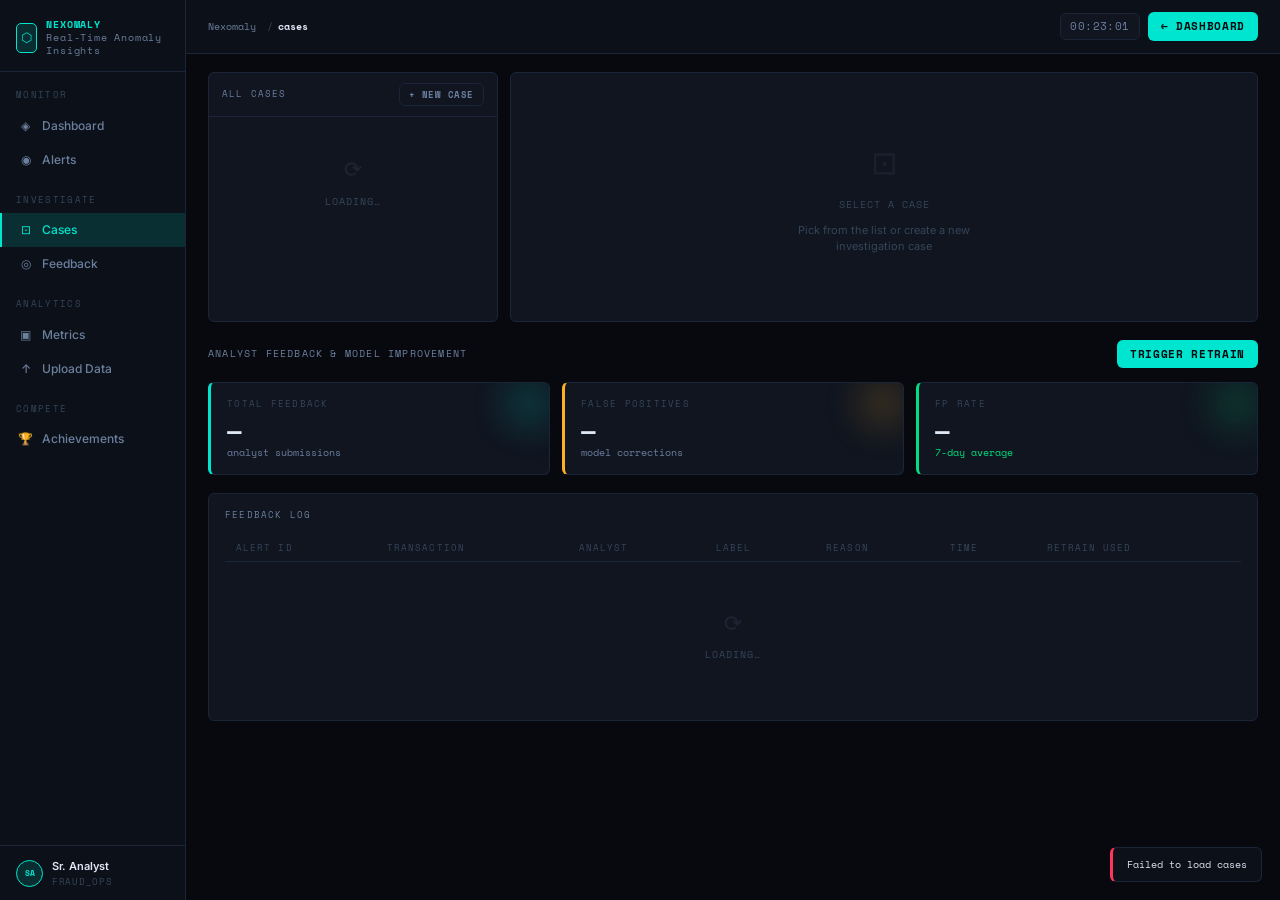
<file: frontend/pages/cases.html>
<!DOCTYPE html><html lang="en"><head><meta charset="UTF-8"><meta name="viewport" content="width=device-width,initial-scale=1.0">
<title>Nexomaly — Cases</title><link rel="stylesheet" href="../css/main.css"></head><body>
<div class="layout">
<aside class="sidebar">
  <div class="sb-logo"><div class="sb-logo-row"><div class="sb-icon">⬡</div><div class="sb-text">Nexomaly<br><span class="desc">Real-time anomaly insights</span></div></div></div>
  <div class="sb-sec">Monitor</div>
  <a class="nav" href="dashboard.html"><span class="nav-ic">◈</span>Dashboard</a>
  <a class="nav" href="investigation.html"><span class="nav-ic">◉</span>Alerts<span class="nav-badge nb-y" id="sb-badge-alerts" style="display:none">0</span></a>
  <div class="sb-sec">Investigate</div>
  <a class="nav active" href="cases.html"><span class="nav-ic">⊡</span>Cases</a>
  <a class="nav" href="cases.html#feedback"><span class="nav-ic">◎</span>Feedback</a>
  <div class="sb-sec">Analytics</div>
  <a class="nav" href="metrics.html"><span class="nav-ic">▣</span>Metrics</a>
  <a class="nav" href="metrics.html"><span class="nav-ic">↑</span>Upload Data</a>
  <div class="sb-sec">Compete</div>
  <a class="nav" href="gamification.html"><span class="nav-ic">🏆</span>Achievements</a>
  <div class="sb-bottom"><div class="user-av">SA</div><div><div class="user-name">Sr. Analyst</div><div class="user-role">FRAUD_OPS</div></div></div>
</aside>
<div class="main">
  <div class="topbar">
    <div class="breadcrumb">Nexomaly <span class="sep">/</span><span class="cur">cases</span></div>
    <div class="tb-actions"><div class="clock" id="clock">00:00:00</div><a class="btn btn-primary" href="dashboard.html">← Dashboard</a></div>
  </div>
  <div class="page">
    <div class="cases-layout">
      <div class="case-list-panel">
        <div class="case-toolbar"><span class="panel-title">ALL CASES</span><button class="btn btn-ghost btn-sm" id="btn-new-case">+ New Case</button></div>
        <div id="cases-list"><div class="loading"><div class="spin">⟳</div><div class="loading-txt">LOADING…</div></div></div>
      </div>
      <div class="case-detail-panel" id="case-detail">
        <div class="empty"><div class="empty-icon">⊡</div><div class="empty-title">Select a Case</div><div class="empty-sub">Pick from the list or create a new investigation case</div></div>
      </div>
    </div>
    <div id="feedback">
      <div style="display:flex;align-items:center;justify-content:space-between;margin-bottom:14px">
        <span style="font-family:var(--mono);font-size:10px;letter-spacing:.12em;color:var(--txt2);text-transform:uppercase">Analyst Feedback & Model Improvement</span>
        <button class="btn btn-primary" id="btn-retrain">Trigger Retrain</button>
      </div>
      <div class="fb-stats-grid">
        <div class="stat-card sc-cyan"><div class="stat-label">Total Feedback</div><div class="stat-val" id="fb-total">—</div><div class="stat-sub">analyst submissions</div></div>
        <div class="stat-card sc-yellow"><div class="stat-label">False Positives</div><div class="stat-val" id="fb-fp">—</div><div class="stat-sub">model corrections</div></div>
        <div class="stat-card sc-green"><div class="stat-label">FP Rate</div><div class="stat-val" id="fb-rate">—</div><div class="stat-sub ok">7-day average</div></div>
      </div>
      <div class="panel">
        <div class="panel-hd"><span class="panel-title">Feedback Log</span><span class="panel-tag" id="fb-pending" style="color:var(--yellow)"></span></div>
        <div class="tbl-wrap feedback-table-wrap"><table class="tbl">
        <thead><tr><th>Alert ID</th><th>Transaction</th><th>Analyst</th><th>Label</th><th>Reason</th><th>Time</th><th>Retrain Used</th></tr></thead>
        <tbody id="fb-tbody"><tr><td colspan="7"><div class="loading"><div class="spin">⟳</div><div class="loading-txt">LOADING…</div></div></td></tr></tbody>
        </table></div>
      </div>
    </div>
  </div>
</div></div>
<script src="../js/api.js"></script><script src="../js/cases.js"></script>
<script src="../js/gamification.js"></script>
</body></html>
</file>
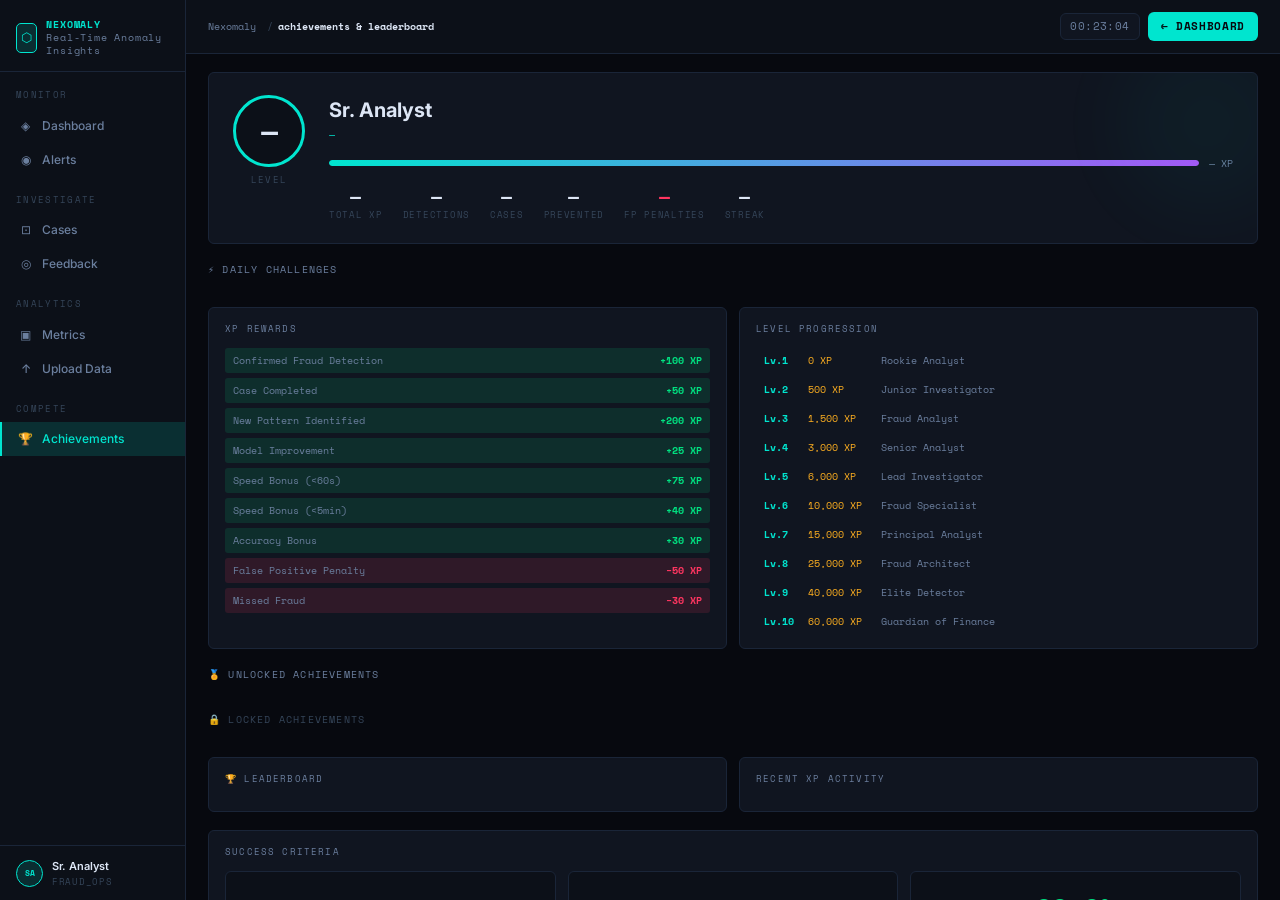
<file: frontend/pages/gamification.html>
<!DOCTYPE html><html lang="en"><head>
<meta charset="UTF-8"><meta name="viewport" content="width=device-width,initial-scale=1.0">
<title>Nexomaly — Gamification</title>
<link rel="stylesheet" href="../css/main.css">
<link rel="stylesheet" href="../css/gamification.css">
</head><body>
<div class="layout">
<aside class="sidebar">
  <div class="sb-logo"><div class="sb-logo-row"><div class="sb-icon">⬡</div><div class="sb-text">Nexomaly<br><span class="desc">Real-time anomaly insights</span></div></div></div>
  <div class="sb-sec">Monitor</div>
  <a class="nav" href="dashboard.html"><span class="nav-ic">◈</span>Dashboard</a>
  <a class="nav" href="investigation.html"><span class="nav-ic">◉</span>Alerts<span class="nav-badge nb-y" id="sb-badge-alerts" style="display:none">0</span></a>
  <div class="sb-sec">Investigate</div>
  <a class="nav" href="cases.html"><span class="nav-ic">⊡</span>Cases</a>
  <a class="nav" href="cases.html"><span class="nav-ic">◎</span>Feedback</a>
  <div class="sb-sec">Analytics</div>
  <a class="nav" href="metrics.html"><span class="nav-ic">▣</span>Metrics</a>
  <a class="nav" href="metrics.html"><span class="nav-ic">↑</span>Upload Data</a>
  <div class="sb-sec">Compete</div>
  <a class="nav active" href="gamification.html"><span class="nav-ic">🏆</span>Achievements</a>
  <div class="sb-bottom"><div class="user-av">SA</div><div><div class="user-name">Sr. Analyst</div><div class="user-role">FRAUD_OPS</div></div></div>
</aside>
<div class="main">
  <div class="topbar">
    <div class="breadcrumb">Nexomaly <span class="sep">/</span><span class="cur">achievements & leaderboard</span></div>
    <div class="tb-actions">
      <div class="clock" id="clock">00:00:00</div>
      <a class="btn btn-primary" href="dashboard.html">← Dashboard</a>
    </div>
  </div>
  <div class="page">

    <!-- Profile Hero -->
    <div class="g-hero">
      <div class="g-avatar-wrap">
        <div class="g-avatar" id="level-ring">
          <span id="g-level">—</span>
        </div>
        <div class="g-avatar-label">LEVEL</div>
      </div>
      <div class="g-hero-info">
        <div class="g-analyst-name" id="g-name">Sr. Analyst</div>
        <div class="g-analyst-title" id="g-title">—</div>
        <div class="g-xp-bar-wrap">
          <div class="g-xp-bar-track">
            <div class="g-xp-bar-fill" id="xp-bar"></div>
          </div>
          <span class="g-xp-label" id="next-xp">— XP</span>
        </div>
        <div class="g-stats-row">
          <div class="g-stat"><div class="g-stat-val" id="g-xp">—</div><div class="g-stat-label">Total XP</div></div>
          <div class="g-stat"><div class="g-stat-val" id="g-detections">—</div><div class="g-stat-label">Detections</div></div>
          <div class="g-stat"><div class="g-stat-val" id="g-cases">—</div><div class="g-stat-label">Cases</div></div>
          <div class="g-stat"><div class="g-stat-val" id="g-prevented">—</div><div class="g-stat-label">Prevented</div></div>
          <div class="g-stat"><div class="g-stat-val" id="g-fp" style="color:var(--red)">—</div><div class="g-stat-label">FP Penalties</div></div>
          <div class="g-stat"><div class="g-stat-val" id="g-streak">—</div><div class="g-stat-label">Streak</div></div>
        </div>
      </div>
    </div>

    <!-- Daily Challenges -->
    <div style="font-family:var(--mono);font-size:10px;letter-spacing:.12em;color:var(--txt2);text-transform:uppercase;margin-bottom:12px">⚡ Daily Challenges</div>
    <div id="challenges-list" class="challenges-grid"></div>

    <!-- XP System Reference -->
    <div style="display:grid;grid-template-columns:1fr 1fr;gap:12px;margin-bottom:18px">
      <div class="panel">
        <div class="panel-hd"><span class="panel-title">XP Rewards</span></div>
        <div class="xp-table">
          <div class="xp-row pos"><span>Confirmed Fraud Detection</span><span>+100 XP</span></div>
          <div class="xp-row pos"><span>Case Completed</span><span>+50 XP</span></div>
          <div class="xp-row pos"><span>New Pattern Identified</span><span>+200 XP</span></div>
          <div class="xp-row pos"><span>Model Improvement</span><span>+25 XP</span></div>
          <div class="xp-row pos"><span>Speed Bonus (&lt;60s)</span><span>+75 XP</span></div>
          <div class="xp-row pos"><span>Speed Bonus (&lt;5min)</span><span>+40 XP</span></div>
          <div class="xp-row pos"><span>Accuracy Bonus</span><span>+30 XP</span></div>
          <div class="xp-row neg"><span>False Positive Penalty</span><span>−50 XP</span></div>
          <div class="xp-row neg"><span>Missed Fraud</span><span>−30 XP</span></div>
        </div>
      </div>
      <div class="panel">
        <div class="panel-hd"><span class="panel-title">Level Progression</span></div>
        <div class="level-table">
          ${[
            [1,'0','Rookie Analyst'],
            [2,'500','Junior Investigator'],
            [3,'1,500','Fraud Analyst'],
            [4,'3,000','Senior Analyst'],
            [5,'6,000','Lead Investigator'],
            [6,'10,000','Fraud Specialist'],
            [7,'15,000','Principal Analyst'],
            [8,'25,000','Fraud Architect'],
            [9,'40,000','Elite Detector'],
            [10,'60,000','Guardian of Finance'],
          ].map(([lvl,xp,title]) =>
            `<div class="level-row"><span class="lv-num">Lv.${lvl}</span><span class="lv-xp">${xp} XP</span><span class="lv-title">${title}</span></div>`
          ).join('')}
        </div>
      </div>
    </div>

    <!-- Badges: Unlocked -->
    <div style="font-family:var(--mono);font-size:10px;letter-spacing:.12em;color:var(--txt2);text-transform:uppercase;margin-bottom:12px">🏅 Unlocked Achievements</div>
    <div id="badges-unlocked" class="badges-grid" style="margin-bottom:18px"></div>

    <!-- Badges: Locked -->
    <div style="font-family:var(--mono);font-size:10px;letter-spacing:.12em;color:var(--txt3);text-transform:uppercase;margin-bottom:12px">🔒 Locked Achievements</div>
    <div id="badges-locked" class="badges-grid" style="margin-bottom:18px"></div>

    <!-- Leaderboard + XP Log -->
    <div style="display:grid;grid-template-columns:1fr 1fr;gap:12px;margin-bottom:18px">
      <div class="panel">
        <div class="panel-hd"><span class="panel-title">🏆 Leaderboard</span></div>
        <div id="leaderboard-list"></div>
      </div>
      <div class="panel">
        <div class="panel-hd"><span class="panel-title">Recent XP Activity</span></div>
        <div id="xp-log"></div>
      </div>
    </div>

    <!-- Success Criteria -->
    <div class="panel" style="margin-bottom:18px">
      <div class="panel-hd"><span class="panel-title">Success Criteria</span></div>
      <div style="display:grid;grid-template-columns:repeat(3,1fr);gap:12px;margin-top:8px">
        <div class="criteria-card" id="crit-dr">
          <!-- <div class="crit-icon">🎯</div> -->
          <div class="crit-val" id="crit-dr-val">—</div>
          <div class="crit-label">Detection Rate</div>
          <div class="crit-target">Target: &gt;85%</div>
        </div>
        <div class="criteria-card" id="crit-fp">
          <!-- <div class="crit-icon">⚠️</div> -->
          <div class="crit-val" id="crit-fp-val">—</div>
          <div class="crit-label">False Positive Rate</div>
          <div class="crit-target">Target: &lt;5%</div>
        </div>
        <div class="criteria-card" id="crit-up">
          <!-- <div class="crit-icon">✅</div> -->
          <div class="crit-val" style="color:var(--green)">99.9%</div>
          <div class="crit-label">System Uptime</div>
          <div class="crit-target">Target: &gt;99.5%</div>
        </div>
      </div>
    </div>

  </div>
</div></div>
<script src="../js/api.js"></script>
<script>
// Inline level table (HTML template literals don't work in external files for static HTML)
document.querySelector('.level-table').innerHTML = [
  [1,'0','Rookie Analyst'],[2,'500','Junior Investigator'],[3,'1,500','Fraud Analyst'],
  [4,'3,000','Senior Analyst'],[5,'6,000','Lead Investigator'],[6,'10,000','Fraud Specialist'],
  [7,'15,000','Principal Analyst'],[8,'25,000','Fraud Architect'],[9,'40,000','Elite Detector'],
  [10,'60,000','Guardian of Finance'],
].map(([lvl,xp,title]) =>
  `<div class="level-row"><span class="lv-num">Lv.${lvl}</span><span class="lv-xp">${xp} XP</span><span class="lv-title">${title}</span></div>`
).join('');
</script>
<script src="../js/gamification.js"></script>
</body></html>
</file>
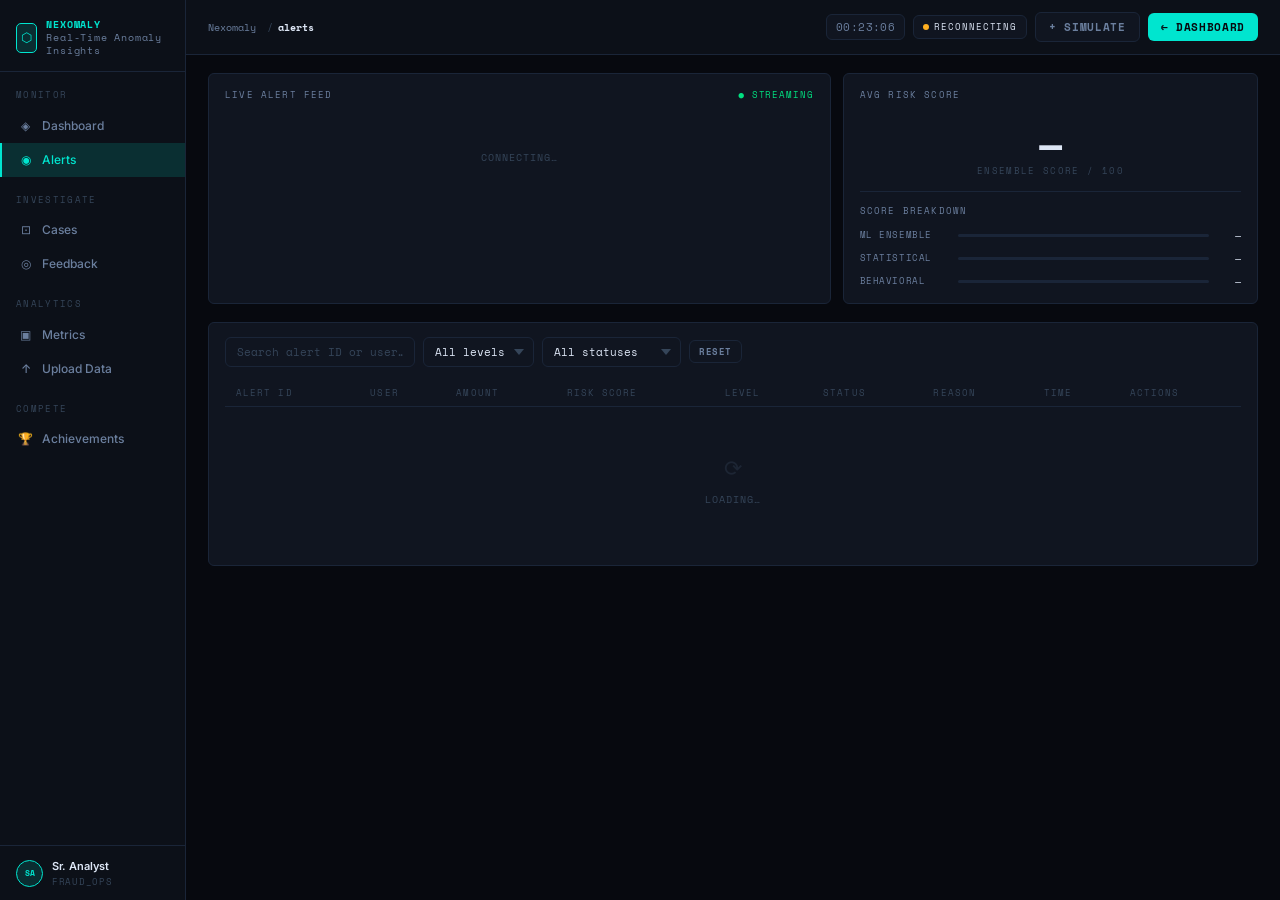
<file: frontend/pages/investigation.html>
<!DOCTYPE html><html lang="en"><head><meta charset="UTF-8"><meta name="viewport" content="width=device-width,initial-scale=1.0">
<title>Nexomaly — Alerts</title><link rel="stylesheet" href="../css/main.css"></head><body>
<div class="layout">
<aside class="sidebar">
  <div class="sb-logo"><div class="sb-logo-row"><div class="sb-icon">⬡</div><div class="sb-text">Nexomaly<br><span class="desc">Real-time anomaly insights</span></div></div></div>
  <div class="sb-sec">Monitor</div>
  <a class="nav" href="dashboard.html"><span class="nav-ic">◈</span>Dashboard</a>
  <a class="nav active" href="investigation.html"><span class="nav-ic">◉</span>Alerts<span class="nav-badge nb-y" id="sb-badge-alerts" style="display:none">0</span></a>
  <div class="sb-sec">Investigate</div>
  <a class="nav" href="cases.html"><span class="nav-ic">⊡</span>Cases</a>
  <a class="nav" href="cases.html#feedback"><span class="nav-ic">◎</span>Feedback</a>
  <div class="sb-sec">Analytics</div>
  <a class="nav" href="metrics.html"><span class="nav-ic">▣</span>Metrics</a>
  <a class="nav" href="metrics.html"><span class="nav-ic">↑</span>Upload Data</a>
  <div class="sb-sec">Compete</div>
  <a class="nav" href="gamification.html"><span class="nav-ic">🏆</span>Achievements</a>
  <div class="sb-bottom"><div class="user-av">SA</div><div><div class="user-name">Sr. Analyst</div><div class="user-role">FRAUD_OPS</div></div></div>
</aside>
<div class="main">
  <div class="topbar">
    <div class="breadcrumb">Nexomaly <span class="sep">/</span><span class="cur">alerts</span></div>
    <div class="tb-actions">
      <div class="clock" id="clock">00:00:00</div>
      <div class="live-pill"><div class="live-dot" id="live-dot"></div><span id="live-txt">STREAMING</span></div>
      <button class="btn btn-ghost" id="btn-sim">+ Simulate</button>
      <a class="btn btn-primary" href="dashboard.html">← Dashboard</a>
    </div>
  </div>
  <div class="page">
    <div class="bot-grid" style="margin-bottom:18px">
      <div class="panel"><div class="panel-hd"><span class="panel-title">Live Alert Feed</span><span class="panel-tag stream">STREAMING</span></div><div class="feed-scroll" id="live-feed"><div class="loading"><div class="loading-txt">CONNECTING…</div></div></div></div>
      <div class="panel">
        <div class="panel-hd"><span class="panel-title">Avg Risk Score</span></div>
        <div class="gauge-wrap">
          <div id="gauge-arc"></div>
          <div class="gauge-val" id="avg-score">—</div>
          <div class="gauge-sub">ENSEMBLE SCORE / 100</div>
        </div>
        <div style="border-top:1px solid var(--border);padding-top:12px">
          <div class="panel-title" style="margin-bottom:10px">SCORE BREAKDOWN</div>
          <div class="score-rows">
            <div class="score-row"><span class="score-name">ML Ensemble</span><div class="bar-track"><div class="bar-fill" id="bar-ml"></div></div><span class="score-num" id="bar-ml-v">—</span></div>
            <div class="score-row"><span class="score-name">Statistical</span><div class="bar-track"><div class="bar-fill" id="bar-stat"></div></div><span class="score-num" id="bar-stat-v">—</span></div>
            <div class="score-row"><span class="score-name">Behavioral</span><div class="bar-track"><div class="bar-fill" id="bar-beh"></div></div><span class="score-num" id="bar-beh-v">—</span></div>
          </div>
        </div>
      </div>
    </div>
    <div class="panel">
      <div class="filter-bar">
        <input class="f-input" id="f-search" placeholder="Search alert ID or user…">
        <select class="f-select" id="f-level"><option value="">All levels</option><option value="high">High</option><option value="medium">Medium</option><option value="low">Low</option></select>
        <select class="f-select" id="f-status"><option value="">All statuses</option><option value="new">New</option><option value="reviewing">Reviewing</option><option value="resolved">Resolved</option><option value="false_positive">False Positive</option></select>
        <button class="btn btn-ghost btn-sm" id="btn-reset">Reset</button>
        <span class="f-count" id="f-count"></span>
      </div>
      <div class="tbl-wrap" style="max-height:520px;overflow-y:auto;"><table class="tbl">
      <thead><tr><th>Alert ID</th><th>User</th><th>Amount</th><th>Risk Score</th><th>Level</th><th>Status</th><th>Reason</th><th>Time</th><th>Actions</th></tr></thead>
      <tbody id="alerts-tbody"><tr><td colspan="9"><div class="loading"><div class="spin">⟳</div><div class="loading-txt">LOADING…</div></div></td></tr></tbody>
      </table></div>
    </div>
  </div>
</div></div>
<script src="../js/api.js"></script><script src="../js/charts.js"></script><script src="../js/alerts.js"></script>
<script src="../js/gamification.js"></script>
</body></html>
</file>
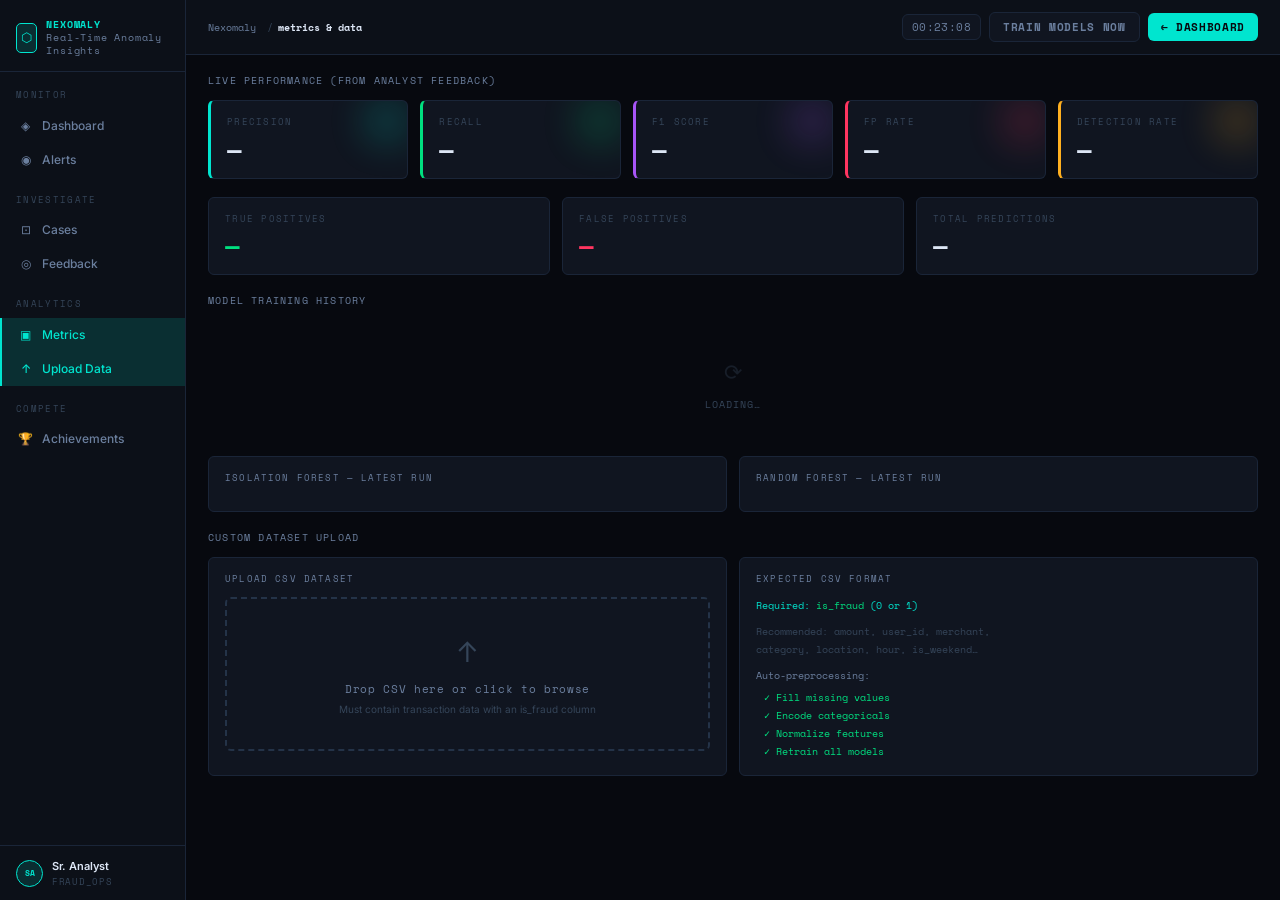
<file: frontend/pages/metrics.html>
<!DOCTYPE html><html lang="en"><head><meta charset="UTF-8"><meta name="viewport" content="width=device-width,initial-scale=1.0">
<title>Nexomaly — Metrics</title><link rel="stylesheet" href="../css/main.css"></head><body>
<div class="layout">
<aside class="sidebar">
  <div class="sb-logo"><div class="sb-logo-row"><div class="sb-icon">⬡</div><div class="sb-text">Nexomaly<br><span class="desc">Real-time anomaly insights</span></div></div></div>
  <div class="sb-sec">Monitor</div>
  <a class="nav" href="dashboard.html"><span class="nav-ic">◈</span>Dashboard</a>
  <a class="nav" href="investigation.html"><span class="nav-ic">◉</span>Alerts<span class="nav-badge nb-y" id="sb-badge-alerts" style="display:none">0</span></a>
  <div class="sb-sec">Investigate</div>
  <a class="nav" href="cases.html"><span class="nav-ic">⊡</span>Cases</a>
  <a class="nav" href="cases.html#feedback"><span class="nav-ic">◎</span>Feedback</a>
  <div class="sb-sec">Analytics</div>
  <a class="nav active" href="metrics.html"><span class="nav-ic">▣</span>Metrics</a>
  <a class="nav active" href="metrics.html"><span class="nav-ic">↑</span>Upload Data</a>
  <div class="sb-sec">Compete</div>
  <a class="nav" href="gamification.html"><span class="nav-ic">🏆</span>Achievements</a>
  <div class="sb-bottom"><div class="user-av">SA</div><div><div class="user-name">Sr. Analyst</div><div class="user-role">FRAUD_OPS</div></div></div>
</aside>
<div class="main">
  <div class="topbar">
    <div class="breadcrumb">Nexomaly <span class="sep">/</span><span class="cur">metrics & data</span></div>
    <div class="tb-actions">
      <div class="clock" id="clock">00:00:00</div>
      <button class="btn btn-ghost" id="btn-train">Train Models Now</button>
      <a class="btn btn-primary" href="dashboard.html">← Dashboard</a>
    </div>
  </div>
  <div class="page">
    <div style="font-family:var(--mono);font-size:10px;letter-spacing:.12em;color:var(--txt2);text-transform:uppercase;margin-bottom:12px">Live Performance (from analyst feedback)</div>
    <div class="stats-grid" style="grid-template-columns:repeat(5,1fr);margin-bottom:18px">
      <div class="stat-card sc-cyan"><div class="stat-label">Precision</div><div class="stat-val" id="m-prec">—</div></div>
      <div class="stat-card sc-green"><div class="stat-label">Recall</div><div class="stat-val" id="m-rec">—</div></div>
      <div class="stat-card sc-purple"><div class="stat-label">F1 Score</div><div class="stat-val" id="m-f1">—</div></div>
      <div class="stat-card sc-red"><div class="stat-label">FP Rate</div><div class="stat-val" id="m-fpr">—</div></div>
      <div class="stat-card sc-yellow"><div class="stat-label">Detection Rate</div><div class="stat-val" id="m-dr">—</div></div>
    </div>
    <div style="display:grid;grid-template-columns:repeat(3,1fr);gap:12px;margin-bottom:18px">
      <div class="panel"><div class="stat-label">True Positives</div><div class="stat-val" id="m-tp" style="color:var(--green)">—</div></div>
      <div class="panel"><div class="stat-label">False Positives</div><div class="stat-val" id="m-fp" style="color:var(--red)">—</div></div>
      <div class="panel"><div class="stat-label">Total Predictions</div><div class="stat-val" id="m-total">—</div></div>
    </div>
    <div style="font-family:var(--mono);font-size:10px;letter-spacing:.12em;color:var(--txt2);text-transform:uppercase;margin-bottom:12px">Model Training History</div>
    <div id="model-cards"><div class="loading"><div class="spin">⟳</div><div class="loading-txt">LOADING…</div></div></div>
    <div class="metrics-grid" style="margin-top:8px">
      <div class="panel"><div class="panel-hd"><span class="panel-title">Isolation Forest — Latest Run</span></div><div id="perf-bars-if"></div></div>
      <div class="panel"><div class="panel-hd"><span class="panel-title">Random Forest — Latest Run</span></div><div id="perf-bars-rf"></div></div>
    </div>
    <div style="font-family:var(--mono);font-size:10px;letter-spacing:.12em;color:var(--txt2);text-transform:uppercase;margin:18px 0 12px">Custom Dataset Upload</div>
    <div style="display:grid;grid-template-columns:1fr 1fr;gap:12px;margin-bottom:18px">
      <div class="panel">
        <div class="panel-hd"><span class="panel-title">Upload CSV Dataset</span></div>
        <div class="upload-zone" id="upload-zone">
          <div class="upload-icon">↑</div>
          <div class="upload-text">Drop CSV here or click to browse</div>
          <div class="upload-sub">Must contain transaction data with an is_fraud column</div>
        </div>
        <input type="file" id="file-input" accept=".csv" style="display:none">
        <div style="margin-top:10px;font-family:var(--mono);font-size:10px;color:var(--txt2)" id="upload-status"></div>
      </div>
      <div class="panel">
        <div class="panel-hd"><span class="panel-title">Expected CSV Format</span></div>
        <div style="font-family:var(--mono);font-size:10px;color:var(--txt2);line-height:1.8">
          <div style="color:var(--cyan);margin-bottom:8px">Required: <span style="color:var(--green)">is_fraud</span> (0 or 1)</div>
          <div style="color:var(--txt3);margin-bottom:8px">Recommended: amount, user_id, merchant,<br>category, location, hour, is_weekend…</div>
          <div style="color:var(--txt2)">Auto-preprocessing:</div>
          <div style="color:var(--green);padding-left:8px;margin-top:4px">✓ Fill missing values<br>✓ Encode categoricals<br>✓ Normalize features<br>✓ Retrain all models</div>
        </div>
      </div>
    </div>
  </div>
</div></div>
<script src="../js/api.js"></script><script src="../js/charts.js"></script><script src="../js/metrics.js"></script>
<script src="../js/gamification.js"></script>
</body></html>
</file>
<file: frontend/css/main.css>
@import url('https://fonts.googleapis.com/css2?family=Space+Mono:ital,wght@0,400;0,700;1,400&family=Inter:wght@300;400;500;600;700&display=swap');

:root {
  --bg:          #07090f;
  --bg-panel:    #0c1018;
  --bg-card:     #101520;
  --bg-hover:    #151c28;
  --border:      #1a2538;
  --border-lit:  #243348;

  --cyan:    #00e5cf;  --cyan-d:  rgba(0,229,207,.14);
  --red:     #ff3560;  --red-d:   rgba(255,53,96,.13);
  --yellow:  #ffb020;  --yellow-d:rgba(255,176,32,.13);
  --green:   #00e080;  --green-d: rgba(0,224,128,.12);
  --purple:  #a855f7;  --purple-d:rgba(168,85,247,.12);

  --txt:     #dde6f5;
  --txt2:    #6b7f9e;
  --txt3:    #354559;

  --mono: 'Space Mono', monospace;
  --sans: 'Inter', sans-serif;
  --r: 6px;
  --t: .16s ease;
}

*{box-sizing:border-box;margin:0;padding:0}
html,body{height:100%;background:var(--bg);color:var(--txt);font-family:var(--sans);font-size:13px;line-height:1.5;-webkit-font-smoothing:antialiased}
::-webkit-scrollbar{width:4px;height:4px}
::-webkit-scrollbar-track{background:var(--bg)}
::-webkit-scrollbar-thumb{background:var(--border-lit);border-radius:2px}

/* ── Layout ── */
.layout{display:flex;height:100vh;overflow:hidden}
.main{flex:1;overflow-y:auto;display:flex;flex-direction:column}

/* ── Sidebar ── */
.sidebar{width:186px;min-width:186px;background:var(--bg-panel);border-right:1px solid var(--border);display:flex;flex-direction:column}
.sb-logo{padding:18px 16px 14px;border-bottom:1px solid var(--border)}
.sb-logo-row{display:flex;align-items:center;gap:9px}
.sb-icon{width:30px;height:30px;background:var(--cyan-d);border:1px solid var(--cyan);border-radius:5px;display:flex;align-items:center;justify-content:center;color:var(--cyan);font-size:13px}
.sb-text{font-family:var(--mono);font-size:10px;font-weight:700;color:var(--cyan);letter-spacing:.08em;line-height:1.3;text-transform:uppercase}
.desc{font-family:var(--mono);font-size:10px;font-weight:700;color:var(--cyan);letter-spacing:.08em;line-height:1.3;text-transform: capitalize;}
.sb-text span{color:var(--txt2);font-weight:400}
.sb-sec{font-family:var(--mono);font-size:9px;letter-spacing:.15em;color:var(--txt3);text-transform:uppercase;padding:16px 16px 7px}
.nav{display:flex;align-items:center;gap:9px;padding:8px 16px;text-decoration:none;color:var(--txt2);font-size:12px;font-weight:500;border-left:2px solid transparent;transition:all var(--t);cursor:pointer;position:relative}
.nav:hover{background:var(--bg-hover);color:var(--txt);border-left-color:var(--border-lit)}
.nav.active{background:var(--cyan-d);color:var(--cyan);border-left-color:var(--cyan)}
.nav-ic{font-size:12px;width:15px;text-align:center}

/* ── Sidebar counter badges ── */
.nav-badge{
  margin-left:auto;
  min-width:20px;height:20px;
  border-radius:10px;
  font-size:10px;font-weight:700;
  font-family:var(--mono);
  padding:0 5px;
  display:flex;align-items:center;justify-content:center;
  transition:all var(--t);
}
.nb-r{ background:var(--red-d);   color:var(--red);   border:1px solid var(--red); }
.nb-y{ background:var(--yellow-d);color:var(--yellow); border:1px solid var(--yellow); }
.nb-g{ background:var(--green-d); color:var(--green);  border:1px solid var(--green); }

/* Badge pulse when new alert arrives */
.nav-badge.pulse{
  animation:badgepulse .5s ease;
}
@keyframes badgepulse{
  0%  {transform:scale(1);}
  40% {transform:scale(1.4);box-shadow:0 0 8px currentColor;}
  100%{transform:scale(1);}
}

.sb-bottom{margin-top:auto;padding:12px 16px;border-top:1px solid var(--border);display:flex;align-items:center;gap:9px}
.user-av{width:27px;height:27px;background:var(--cyan-d);border:1px solid var(--cyan);border-radius:50%;display:flex;align-items:center;justify-content:center;font-family:var(--mono);font-size:8px;font-weight:700;color:var(--cyan)}
.user-name{font-size:11px;font-weight:600;color:var(--txt)}
.user-role{font-family:var(--mono);font-size:9px;color:var(--txt3);text-transform:uppercase;letter-spacing:.08em}

/* ── Topbar ── */
.topbar{display:flex;align-items:center;padding:12px 22px;border-bottom:1px solid var(--border);background:var(--bg-panel);position:sticky;top:0;z-index:50;gap:10px}
.breadcrumb{font-family:var(--mono);font-size:10px;color:var(--txt2);flex:1}
.breadcrumb .sep{margin:0 5px;color:var(--txt3)}
.breadcrumb .cur{color:var(--txt);font-weight:700}
.tb-actions{display:flex;align-items:center;gap:8px;margin-left:auto}
.clock{font-family:var(--mono);font-size:11px;color:var(--txt2);padding:4px 9px;background:var(--bg-card);border:1px solid var(--border);border-radius:var(--r);min-width:70px;text-align:center;letter-spacing:.04em}
.live-pill{display:flex;align-items:center;gap:5px;padding:4px 9px;background:var(--bg-card);border:1px solid var(--border);border-radius:var(--r);font-family:var(--mono);font-size:9px;letter-spacing:.1em;text-transform:uppercase}
.live-dot{width:6px;height:6px;border-radius:50%;background:var(--green);animation:pulse 1.6s ease-in-out infinite}
@keyframes pulse{0%,100%{opacity:1;transform:scale(1)}50%{opacity:.3;transform:scale(.65)}}

/* ── Buttons ── */
.btn{display:inline-flex;align-items:center;gap:5px;padding:6px 13px;border-radius:var(--r);font-size:11px;font-family:var(--mono);font-weight:700;letter-spacing:.06em;text-transform:uppercase;cursor:pointer;border:none;transition:all var(--t);text-decoration:none;white-space:nowrap}
.btn-ghost{background:var(--bg-card);border:1px solid var(--border);color:var(--txt2)}
.btn-ghost:hover{border-color:var(--cyan);color:var(--cyan)}
.btn-primary{background:var(--cyan);color:var(--bg)}
.btn-primary:hover{filter:brightness(1.1);box-shadow:0 0 14px rgba(0,229,207,.25)}
.btn-red{background:var(--red-d);border:1px solid var(--red);color:var(--red)}
.btn-red:hover{background:var(--red);color:#fff}
.btn-yellow{background:var(--yellow-d);border:1px solid var(--yellow);color:var(--yellow)}
.btn-yellow:hover{background:var(--yellow);color:var(--bg)}
.btn-green{background:var(--green-d);border:1px solid var(--green);color:var(--green)}
.btn-green:hover{background:var(--green);color:var(--bg)}
.btn-sm{padding:4px 9px;font-size:9px}
.btn:disabled{opacity:.4;cursor:not-allowed}

/* ── Page body ── */
.page{padding:18px 22px;flex:1}

/* ── Cards grid ── */
.stats-grid{display:grid;grid-template-columns:repeat(4,1fr);gap:12px;margin-bottom:18px}
.stat-card{background:var(--bg-card);border:1px solid var(--border);border-radius:var(--r);padding:14px 16px;border-left:3px solid transparent;position:relative;overflow:hidden}
.stat-card::before{content:'';position:absolute;top:0;right:0;width:40px;height:40px;border-radius:50%;filter:blur(20px);opacity:.3}
.sc-cyan{border-left-color:var(--cyan)}.sc-cyan::before{background:var(--cyan)}
.sc-red{border-left-color:var(--red)}.sc-red::before{background:var(--red)}
.sc-yellow{border-left-color:var(--yellow)}.sc-yellow::before{background:var(--yellow)}
.sc-green{border-left-color:var(--green)}.sc-green::before{background:var(--green)}
.sc-purple{border-left-color:var(--purple)}.sc-purple::before{background:var(--purple)}
.stat-label{font-family:var(--mono);font-size:9px;letter-spacing:.14em;color:var(--txt3);text-transform:uppercase;margin-bottom:8px}
.stat-val{font-family:var(--mono);font-size:24px;font-weight:700;color:var(--txt);line-height:1;margin-bottom:3px}
.stat-sub{font-size:10px;color:var(--txt2);font-family:var(--mono)}
.stat-sub.live{color:var(--cyan)}.stat-sub.warn{color:var(--red)}.stat-sub.ok{color:var(--green)}

/* ── Panel ── */
.panel{background:var(--bg-card);border:1px solid var(--border);border-radius:var(--r);padding:14px 16px}
.panel-hd{display:flex;align-items:center;justify-content:space-between;margin-bottom:12px}
.panel-title{font-family:var(--mono);font-size:9px;letter-spacing:.13em;color:var(--txt2);text-transform:uppercase}
.panel-tag{font-family:var(--mono);font-size:9px;color:var(--txt3);text-transform:uppercase;letter-spacing:.1em}
.panel-tag.stream{color:var(--green)}
.panel-tag.stream::before{content:'● ';animation:pulse 1.6s ease-in-out infinite}

/* ── Charts ── */
.charts-grid{display:grid;grid-template-columns:3fr 2fr;gap:12px;margin-bottom:18px}
.chart-wrap{height:220px;position:relative}
.donut-wrap{height:180px;position:relative}

/* ── Bottom grid ── */
.bot-grid{display:grid;grid-template-columns:3fr 2fr;gap:12px;margin-bottom:18px}

/* ── Gauge ── */
.gauge-wrap{position:relative;display:flex;flex-direction:column;align-items:center;padding:10px 0 0}
.gauge-svg{width:160px;height:90px}
.gauge-val{font-family:var(--mono);font-size:38px;font-weight:700;line-height:1;margin-top:2px}
.gauge-sub{font-family:var(--mono);font-size:9px;color:var(--txt3);text-transform:uppercase;letter-spacing:.15em;margin-bottom:14px}

/* ── Score breakdown ── */
.score-rows{display:flex;flex-direction:column;gap:8px}
.score-row{display:flex;align-items:center;gap:8px}
.score-name{font-family:var(--mono);font-size:9px;color:var(--txt2);width:90px;flex-shrink:0;text-transform:uppercase;letter-spacing:.06em}
.bar-track{flex:1;height:3px;background:var(--border);border-radius:2px;overflow:hidden}
.bar-fill{height:100%;border-radius:2px;transition:width .5s ease}
.score-num{font-family:var(--mono);font-size:10px;color:var(--txt);min-width:24px;text-align:right;flex-shrink:0}

/* ── Live feed ── */
.feed-scroll{max-height:280px;overflow-y:auto}

/* Feed item card style matching screenshot */
.feed-item{
  display:flex;align-items:center;gap:10px;
  padding:10px 12px;margin-bottom:6px;
  background:var(--bg-panel);
  border:1px solid var(--border);
  border-radius:var(--r);
  border-left:3px solid transparent;
  cursor:pointer;
  animation:slidein .25s ease;
  transition:background var(--t);
}
.feed-item:hover{background:var(--bg-hover)}
.feed-item:last-child{margin-bottom:0}
.feed-item.fi-high  {border-left-color:var(--red)}
.feed-item.fi-medium{border-left-color:var(--yellow)}
.feed-item.fi-low   {border-left-color:var(--green)}

@keyframes slidein{from{opacity:0;transform:translateX(-8px)}to{opacity:1;transform:none}}

.fi-badge{
  font-family:var(--mono);font-size:9px;font-weight:700;
  padding:2px 6px;border-radius:3px;text-transform:uppercase;
  letter-spacing:.06em;flex-shrink:0;
}
.fi-badge.high  {background:var(--red-d);   color:var(--red);   border:1px solid var(--red)}
.fi-badge.medium{background:var(--yellow-d);color:var(--yellow);border:1px solid var(--yellow)}
.fi-badge.low   {background:var(--green-d); color:var(--green); border:1px solid var(--green)}

.fi-body{flex:1;min-width:0}
.fi-id  {font-family:var(--mono);font-size:9px;color:var(--txt3);margin-bottom:2px}
.fi-reason{font-size:12px;color:var(--txt);font-weight:500;white-space:nowrap;overflow:hidden;text-overflow:ellipsis}
.fi-meta{font-family:var(--mono);font-size:9px;color:var(--txt2);margin-top:2px}
.fi-score{font-family:var(--mono);font-size:18px;font-weight:700;flex-shrink:0}

/* ── Table ── */
.tbl-wrap{overflow-x:auto}
table.tbl{width:100%;border-collapse:collapse;font-size:11px}
table.tbl th{font-family:var(--mono);font-size:9px;letter-spacing:.12em;color:var(--txt3);text-transform:uppercase;padding:7px 11px;text-align:left;border-bottom:1px solid var(--border);font-weight:400}
table.tbl td{padding:8px 11px;border-bottom:1px solid var(--border);color:var(--txt2);font-family:var(--mono);font-size:11px;vertical-align:middle}
table.tbl tr:hover td{background:var(--bg-hover);cursor:pointer}
table.tbl tr:last-child td{border-bottom:none}

/* ── Badges ── */
.badge{display:inline-flex;align-items:center;padding:2px 6px;border-radius:3px;font-family:var(--mono);font-size:9px;font-weight:700;letter-spacing:.07em;text-transform:uppercase;border:1px solid}
.bg-high{background:var(--red-d);color:var(--red);border-color:var(--red)}
.bg-medium{background:var(--yellow-d);color:var(--yellow);border-color:var(--yellow)}
.bg-low{background:var(--green-d);color:var(--green);border-color:var(--green)}
.bg-new{background:var(--cyan-d);color:var(--cyan);border-color:var(--cyan)}
.bg-reviewing{background:var(--yellow-d);color:var(--yellow);border-color:var(--yellow)}
.bg-resolved{background:var(--green-d);color:var(--green);border-color:var(--green)}
.bg-false_positive{background:var(--border);color:var(--txt3);border-color:var(--border-lit)}
.bg-open{background:var(--cyan-d);color:var(--cyan);border-color:var(--cyan)}
.bg-investigating{background:var(--yellow-d);color:var(--yellow);border-color:var(--yellow)}
.bg-closed{background:var(--border);color:var(--txt3);border-color:var(--border-lit)}

/* ── Score bar in table ── */
.sbar-wrap{display:flex;align-items:center;gap:6px}
.sbar-track{flex:1;height:3px;background:var(--border);border-radius:2px;overflow:hidden}
.sbar-fill{height:100%;border-radius:2px}

/* ── Filters ── */
.filter-bar{display:flex;align-items:center;gap:8px;margin-bottom:12px;flex-wrap:wrap}
.f-input{background:var(--bg-card);border:1px solid var(--border);border-radius:var(--r);padding:6px 11px;color:var(--txt);font-family:var(--mono);font-size:11px;outline:none;min-width:190px}
.f-input:focus{border-color:var(--cyan)}
.f-input::placeholder{color:var(--txt3)}
.f-select{background:var(--bg-card);border:1px solid var(--border);border-radius:var(--r);padding:6px 28px 6px 11px;color:var(--txt);font-family:var(--mono);font-size:11px;outline:none;cursor:pointer;appearance:none;background-image:url("data:image/svg+xml,%3Csvg xmlns='http://www.w3.org/2000/svg' width='10' height='6'%3E%3Cpath fill='%23354559' d='M5 6L0 0h10z'/%3E%3C/svg%3E");background-repeat:no-repeat;background-position:right 9px center}
.f-select:focus{border-color:var(--cyan)}
.f-select option{background:var(--bg-card)}
.f-count{margin-left:auto;font-family:var(--mono);font-size:10px;color:var(--txt3)}

/* ── Cases layout ── */
.cases-layout{display:grid;grid-template-columns:290px 1fr;gap:12px;margin-bottom:18px}
.case-list-panel{background:var(--bg-card);border:1px solid var(--border);border-radius:var(--r);overflow:hidden}
.case-toolbar{display:flex;align-items:center;justify-content:space-between;padding:10px 13px;border-bottom:1px solid var(--border)}
.case-item{padding:10px 13px;border-bottom:1px solid var(--border);cursor:pointer;transition:background var(--t);border-left:2px solid transparent}
.case-item:hover{background:var(--bg-hover)}
.case-item.active{background:var(--cyan-d);border-left-color:var(--cyan)}
.case-id{font-family:var(--mono);font-size:9px;color:var(--txt3)}
.case-title{font-size:12px;color:var(--txt);font-weight:500;margin:2px 0}
.case-meta{display:flex;gap:6px;margin-top:4px}
.case-detail-panel{background:var(--bg-card);border:1px solid var(--border);border-radius:var(--r);padding:18px}

/* ── Feedback ── */
.fb-stats-grid{display:grid;grid-template-columns:repeat(3,1fr);gap:12px;margin-bottom:18px}

/* ── Metrics panels ── */
.metrics-grid{display:grid;grid-template-columns:repeat(2,1fr);gap:12px;margin-bottom:18px}
.metric-bar-row{display:flex;align-items:center;gap:10px;margin-bottom:10px}
.metric-bar-label{font-family:var(--mono);font-size:10px;color:var(--txt2);width:110px;flex-shrink:0}
.metric-bar-track{flex:1;height:6px;background:var(--border);border-radius:3px;overflow:hidden}
.metric-bar-fill{height:100%;border-radius:3px;background:var(--cyan);transition:width .5s ease}
.metric-bar-val{font-family:var(--mono);font-size:10px;color:var(--txt);min-width:36px;text-align:right}

/* ── Upload zone ── */
.upload-zone{border:2px dashed var(--border-lit);border-radius:var(--r);padding:32px;text-align:center;cursor:pointer;transition:all var(--t)}
.upload-zone:hover,.upload-zone.drag{border-color:var(--cyan);background:var(--cyan-d)}
.upload-icon{font-size:28px;color:var(--txt3);margin-bottom:8px}
.upload-text{font-family:var(--mono);font-size:11px;color:var(--txt2);letter-spacing:.06em}
.upload-sub{font-size:10px;color:var(--txt3);margin-top:4px}

/* ── Modal ── */
.overlay{position:fixed;inset:0;background:rgba(7,9,15,.85);display:flex;align-items:center;justify-content:center;z-index:1000;backdrop-filter:blur(4px)}
.modal{background:var(--bg-panel);border:1px solid var(--border);border-radius:8px;padding:22px;width:90%;max-width:520px;max-height:90vh;overflow-y:auto}
.modal-title{font-family:var(--mono);font-size:11px;font-weight:700;letter-spacing:.1em;color:var(--cyan);text-transform:uppercase;margin-bottom:16px}
.form-group{margin-bottom:13px}
.form-label{display:block;font-family:var(--mono);font-size:9px;letter-spacing:.1em;color:var(--txt3);text-transform:uppercase;margin-bottom:5px}
.form-input,.form-select,.form-textarea{width:100%;background:var(--bg-card);border:1px solid var(--border);border-radius:var(--r);padding:7px 11px;color:var(--txt);font-family:var(--mono);font-size:11px;outline:none;resize:vertical}
.form-input:focus,.form-select:focus,.form-textarea:focus{border-color:var(--cyan)}
.form-textarea{min-height:75px}
.form-select{appearance:none;cursor:pointer}
.form-select option{background:var(--bg-card)}
.modal-actions{display:flex;justify-content:flex-end;gap:8px;margin-top:18px}
.detail-grid{display:grid;grid-template-columns:1fr 1fr;gap:12px;margin-bottom:14px}
.detail-label{font-family:var(--mono);font-size:9px;color:var(--txt3);text-transform:uppercase;letter-spacing:.08em;margin-bottom:3px}
.detail-val{font-family:var(--mono);font-size:12px;color:var(--txt)}

/* ── Empty / loading ── */
.empty{display:flex;flex-direction:column;align-items:center;justify-content:center;padding:48px 20px;color:var(--txt3);gap:10px;text-align:center}
.empty-icon{font-size:32px;opacity:.25}
.empty-title{font-family:var(--mono);font-size:10px;letter-spacing:.1em;text-transform:uppercase}
.empty-sub{font-size:11px;max-width:200px}
.loading{display:flex;flex-direction:column;align-items:center;justify-content:center;padding:36px;color:var(--txt3);gap:8px}
.spin{font-size:22px;animation:spin 1.8s linear infinite;opacity:.35}
@keyframes spin{to{transform:rotate(360deg)}}
.loading-txt{font-family:var(--mono);font-size:10px;letter-spacing:.1em}

/* ── Toast ── */
.toast-container{position:fixed;bottom:18px;right:18px;display:flex;flex-direction:column;gap:7px;z-index:2000}
.toast{padding:9px 14px;background:var(--bg-panel);border:1px solid var(--border);border-radius:var(--r);font-family:var(--mono);font-size:10px;color:var(--txt);display:flex;align-items:center;gap:7px;animation:toastin .2s ease;max-width:320px}
@keyframes toastin{from{opacity:0;transform:translateX(14px)}to{opacity:1;transform:none}}
.toast.success{border-left:3px solid var(--green)}
.toast.error{border-left:3px solid var(--red)}
.toast.info{border-left:3px solid var(--cyan)}
.toast.warn{border-left:3px solid var(--yellow)}

/* ── Contrib bars ── */
.contrib-row{display:flex;align-items:center;gap:8px;margin-bottom:7px}
.contrib-name{font-family:var(--mono);font-size:9px;color:var(--txt2);width:140px;flex-shrink:0;text-transform:uppercase;letter-spacing:.04em;overflow:hidden;text-overflow:ellipsis;white-space:nowrap}
.contrib-bar-track{flex:1;height:4px;background:var(--border);border-radius:2px;overflow:hidden}
.contrib-bar-fill{height:100%;border-radius:2px;background:var(--cyan)}
.contrib-val{font-family:var(--mono);font-size:9px;color:var(--txt);min-width:28px;text-align:right;flex-shrink:0}

/* ── Screen shake ── */
@keyframes screenshake{
  0%,100%{transform:translate(0,0) rotate(0deg)}
  10%    {transform:translate(-4px,-2px) rotate(-.5deg)}
  20%    {transform:translate(4px,2px) rotate(.5deg)}
  30%    {transform:translate(-4px,2px) rotate(0deg)}
  40%    {transform:translate(4px,-2px) rotate(.5deg)}
  50%    {transform:translate(-3px,1px) rotate(-.5deg)}
  60%    {transform:translate(3px,1px) rotate(0deg)}
  70%    {transform:translate(-2px,-1px) rotate(.5deg)}
  80%    {transform:translate(2px,2px) rotate(-.5deg)}
  90%    {transform:translate(-1px,-1px) rotate(0deg)}
}
.shake{animation:screenshake .65s ease}

/* ── Alert flash banner ── */
.alert-flash{
  position:fixed;top:0;left:0;right:0;z-index:9999;
  background:var(--red);color:#fff;
  font-family:var(--mono);font-size:11px;font-weight:700;
  letter-spacing:.1em;text-transform:uppercase;
  padding:8px 20px;display:flex;align-items:center;gap:10px;
  animation:flashin .2s ease;
}

/* Alerts table scrollbar */
.tbl-wrap::-webkit-scrollbar { width: 4px; height: 4px; }
.tbl-wrap::-webkit-scrollbar-track { background: var(--bg); }
.tbl-wrap::-webkit-scrollbar-thumb { background: var(--border-lit); border-radius: 2px; }
.tbl-wrap::-webkit-scrollbar-thumb:hover { background: var(--cyan); }


/* Scrollable feedback log table */
.feedback-table-wrap {
  max-height: 380px;
  overflow-y: auto;
}

.feedback-table-wrap::-webkit-scrollbar { width: 4px; }
.feedback-table-wrap::-webkit-scrollbar-track { background: var(--bg); }
.feedback-table-wrap::-webkit-scrollbar-thumb { background: var(--border-lit); border-radius: 2px; }
.feedback-table-wrap::-webkit-scrollbar-thumb:hover { background: var(--cyan); }

@keyframes flashin{from{opacity:0;transform:translateY(-100%)}to{opacity:1;transform:none}}
.flash-dot{width:8px;height:8px;border-radius:50%;background:#fff;animation:pulse .8s ease-in-out infinite;flex-shrink:0}

@media(max-width:1100px){.stats-grid{grid-template-columns:repeat(2,1fr)}.charts-grid,.bot-grid{grid-template-columns:1fr}.cases-layout{grid-template-columns:1fr}}
</file>
<file: frontend/css/gamification.css>
/* ── Gamification page styles ── */

/* Hero profile card */
.g-hero {
  display: flex;
  align-items: flex-start;
  gap: 24px;
  background: var(--bg-card);
  border: 1px solid var(--border);
  border-radius: var(--r);
  padding: 22px 24px;
  margin-bottom: 18px;
  position: relative;
  overflow: hidden;
}
.g-hero::before {
  content: '';
  position: absolute;
  top: -40px; right: -40px;
  width: 180px; height: 180px;
  border-radius: 50%;
  background: var(--cyan);
  opacity: .04;
  filter: blur(40px);
}

.g-avatar-wrap { display: flex; flex-direction: column; align-items: center; gap: 6px; }
.g-avatar {
  width: 72px; height: 72px;
  border-radius: 50%;
  border: 3px solid var(--cyan);
  display: flex; align-items: center; justify-content: center;
  font-family: var(--mono); font-size: 28px; font-weight: 700;
  color: var(--txt); background: var(--bg-panel);
  transition: all .3s ease;
}
.g-avatar-label {
  font-family: var(--mono); font-size: 9px; letter-spacing: .15em;
  color: var(--txt3); text-transform: uppercase;
}

.g-hero-info { flex: 1; }
.g-analyst-name {
  font-size: 20px; font-weight: 700; color: var(--txt); margin-bottom: 2px;
}
.g-analyst-title {
  font-family: var(--mono); font-size: 10px; color: var(--cyan);
  letter-spacing: .1em; text-transform: uppercase; margin-bottom: 14px;
}

.g-xp-bar-wrap { display: flex; align-items: center; gap: 10px; margin-bottom: 16px; }
.g-xp-bar-track {
  flex: 1; height: 6px; background: var(--border); border-radius: 3px; overflow: hidden;
}
.g-xp-bar-fill {
  height: 100%; border-radius: 3px;
  background: linear-gradient(90deg, var(--cyan), var(--purple));
  transition: width .6s ease;
}
.g-xp-label { font-family: var(--mono); font-size: 10px; color: var(--txt2); flex-shrink: 0; }

.g-stats-row { display: flex; gap: 20px; flex-wrap: wrap; }
.g-stat { text-align: center; }
.g-stat-val {
  font-family: var(--mono); font-size: 18px; font-weight: 700;
  color: var(--txt); line-height: 1;
}
.g-stat-label {
  font-family: var(--mono); font-size: 9px; color: var(--txt3);
  text-transform: uppercase; letter-spacing: .08em; margin-top: 3px;
}

/* ── Badges ── */
.badges-grid {
  display: grid;
  grid-template-columns: repeat(auto-fill, minmax(130px, 1fr));
  gap: 10px;
  margin-bottom: 8px;
}

.badge-card {
  background: var(--bg-card);
  border: 1px solid var(--border);
  border-radius: var(--r);
  padding: 14px 12px;
  text-align: center;
  transition: all var(--t);
  cursor: default;
}
.badge-card.unlocked {
  border-color: var(--cyan);
  background: linear-gradient(135deg, var(--bg-card), rgba(0,229,207,.06));
  box-shadow: 0 0 10px rgba(0,229,207,.1);
}
.badge-card.unlocked:hover { transform: translateY(-2px); box-shadow: 0 4px 16px rgba(0,229,207,.2); }
.badge-card.locked { opacity: .6; }

.badge-icon  { font-size: 28px; margin-bottom: 7px; }
.badge-name  { font-family: var(--mono); font-size: 10px; font-weight: 700; color: var(--txt); margin-bottom: 3px; }
.badge-xp    { font-family: var(--mono); font-size: 9px; color: var(--cyan); }
.badge-date  { font-family: var(--mono); font-size: 8px; color: var(--txt3); margin-top: 3px; }
.badge-desc  { font-size: 10px; color: var(--txt3); margin-top: 4px; line-height: 1.4; }

/* ── Daily Challenges ── */
.challenges-grid {
  display: grid;
  grid-template-columns: repeat(3, 1fr);
  gap: 12px;
  margin-bottom: 18px;
}

.challenge-card {
  background: var(--bg-card);
  border: 1px solid var(--border);
  border-radius: var(--r);
  padding: 14px;
  transition: all var(--t);
}
.challenge-card.done {
  border-color: var(--green);
  background: rgba(0,224,128,.05);
}

.challenge-header {
  display: flex;
  align-items: center;
  gap: 8px;
  margin-bottom: 8px;
}
.challenge-icon  { font-size: 16px; }
.challenge-title {
  font-family: var(--mono); font-size: 11px; font-weight: 700;
  color: var(--txt); flex: 1;
}
.challenge-xp {
  font-family: var(--mono); font-size: 10px; color: var(--yellow);
}
.challenge-desc { font-size: 11px; color: var(--txt2); margin-bottom: 10px; line-height: 1.5; }

.challenge-progress { display: flex; align-items: center; gap: 8px; margin-bottom: 5px; }
.challenge-bar-track {
  flex: 1; height: 4px; background: var(--border); border-radius: 2px; overflow: hidden;
}
.challenge-bar-fill { height: 100%; border-radius: 2px; transition: width .5s ease; }
.challenge-count { font-family: var(--mono); font-size: 9px; color: var(--txt2); flex-shrink: 0; }
.challenge-expire { font-family: var(--mono); font-size: 9px; color: var(--txt3); }

/* ── XP table ── */
.xp-table { display: flex; flex-direction: column; gap: 5px; }
.xp-row {
  display: flex; justify-content: space-between; align-items: center;
  padding: 5px 8px; border-radius: 3px;
  font-family: var(--mono); font-size: 10px;
}
.xp-row.pos { background: var(--green-d); color: var(--txt2); }
.xp-row.pos span:last-child { color: var(--green); font-weight: 700; }
.xp-row.neg { background: var(--red-d); color: var(--txt2); }
.xp-row.neg span:last-child { color: var(--red); font-weight: 700; }

/* ── Level table ── */
.level-table { display: flex; flex-direction: column; gap: 4px; }
.level-row {
  display: flex; align-items: center; gap: 8px;
  padding: 5px 8px; border-radius: 3px; font-family: var(--mono); font-size: 10px;
}
.level-row:hover { background: var(--bg-hover); }
.lv-num   { color: var(--cyan); font-weight: 700; width: 36px; flex-shrink: 0; }
.lv-xp    { color: var(--yellow); width: 65px; flex-shrink: 0; }
.lv-title { color: var(--txt2); }

/* ── Leaderboard ── */
.lb-row {
  display: flex; align-items: center; gap: 10px;
  padding: 9px 4px; border-bottom: 1px solid var(--border);
  transition: background var(--t);
}
.lb-row:hover { background: var(--bg-hover); }
.lb-row:last-child { border-bottom: none; }
.lb-row.lb-me { background: var(--cyan-d); border-radius: var(--r); }

.lb-rank  { font-family: var(--mono); font-size: 14px; min-width: 28px; text-align: center; }
.lb-name-wrap { flex: 1; }
.lb-name  { font-size: 12px; color: var(--txt); font-weight: 500; display: block; }
.lb-level { font-family: var(--mono); font-size: 9px; color: var(--txt3); }
.lb-stats { display: flex; gap: 8px; }
.lb-stat  { font-family: var(--mono); font-size: 9px; color: var(--txt2); }
.lb-xp    { font-family: var(--mono); font-size: 12px; font-weight: 700; color: var(--cyan); min-width: 70px; text-align: right; }

/* ── Success Criteria ── */
.criteria-card {
  text-align: center;
  padding: 16px;
  background: var(--bg-panel);
  border-radius: var(--r);
  border: 1px solid var(--border);
}
.crit-icon  { font-size: 24px; margin-bottom: 8px; }
.crit-val   { font-family: var(--mono); font-size: 26px; font-weight: 700; color: var(--txt); margin-bottom: 4px; }
.crit-label { font-family: var(--mono); font-size: 10px; color: var(--txt2); text-transform: uppercase; letter-spacing: .08em; }
.crit-target{ font-family: var(--mono); font-size: 9px; color: var(--txt3); margin-top: 4px; }


/* Scrollable leaderboard + XP log panel */
#leaderboard-list {
  max-height: 320px;
  overflow-y: auto;
  padding-right: 4px;
}

#xp-log {
  max-height: 320px;
  overflow-y: auto;
  padding-right: 4px;
}

/* Style the scrollbar to match theme */
#xp-log::-webkit-scrollbar,
#leaderboard-list::-webkit-scrollbar {
  width: 4px;
}
#xp-log::-webkit-scrollbar-track,
#leaderboard-list::-webkit-scrollbar-track {
  background: var(--bg);
}
#xp-log::-webkit-scrollbar-thumb,
#leaderboard-list::-webkit-scrollbar-thumb {
  background: var(--border-lit);
  border-radius: 2px;
}
#xp-log::-webkit-scrollbar-thumb:hover,
#leaderboard-list::-webkit-scrollbar-thumb:hover {
  background: var(--cyan);
}

/* Scrollable feedback log table */
/* .feedback-table-wrap {
  max-height: 380px;
  overflow-y: auto;
}

.feedback-table-wrap::-webkit-scrollbar { width: 4px; }
.feedback-table-wrap::-webkit-scrollbar-track { background: var(--bg); }
.feedback-table-wrap::-webkit-scrollbar-thumb { background: var(--border-lit); border-radius: 2px; }
.feedback-table-wrap::-webkit-scrollbar-thumb:hover { background: var(--cyan); } */
</file>
